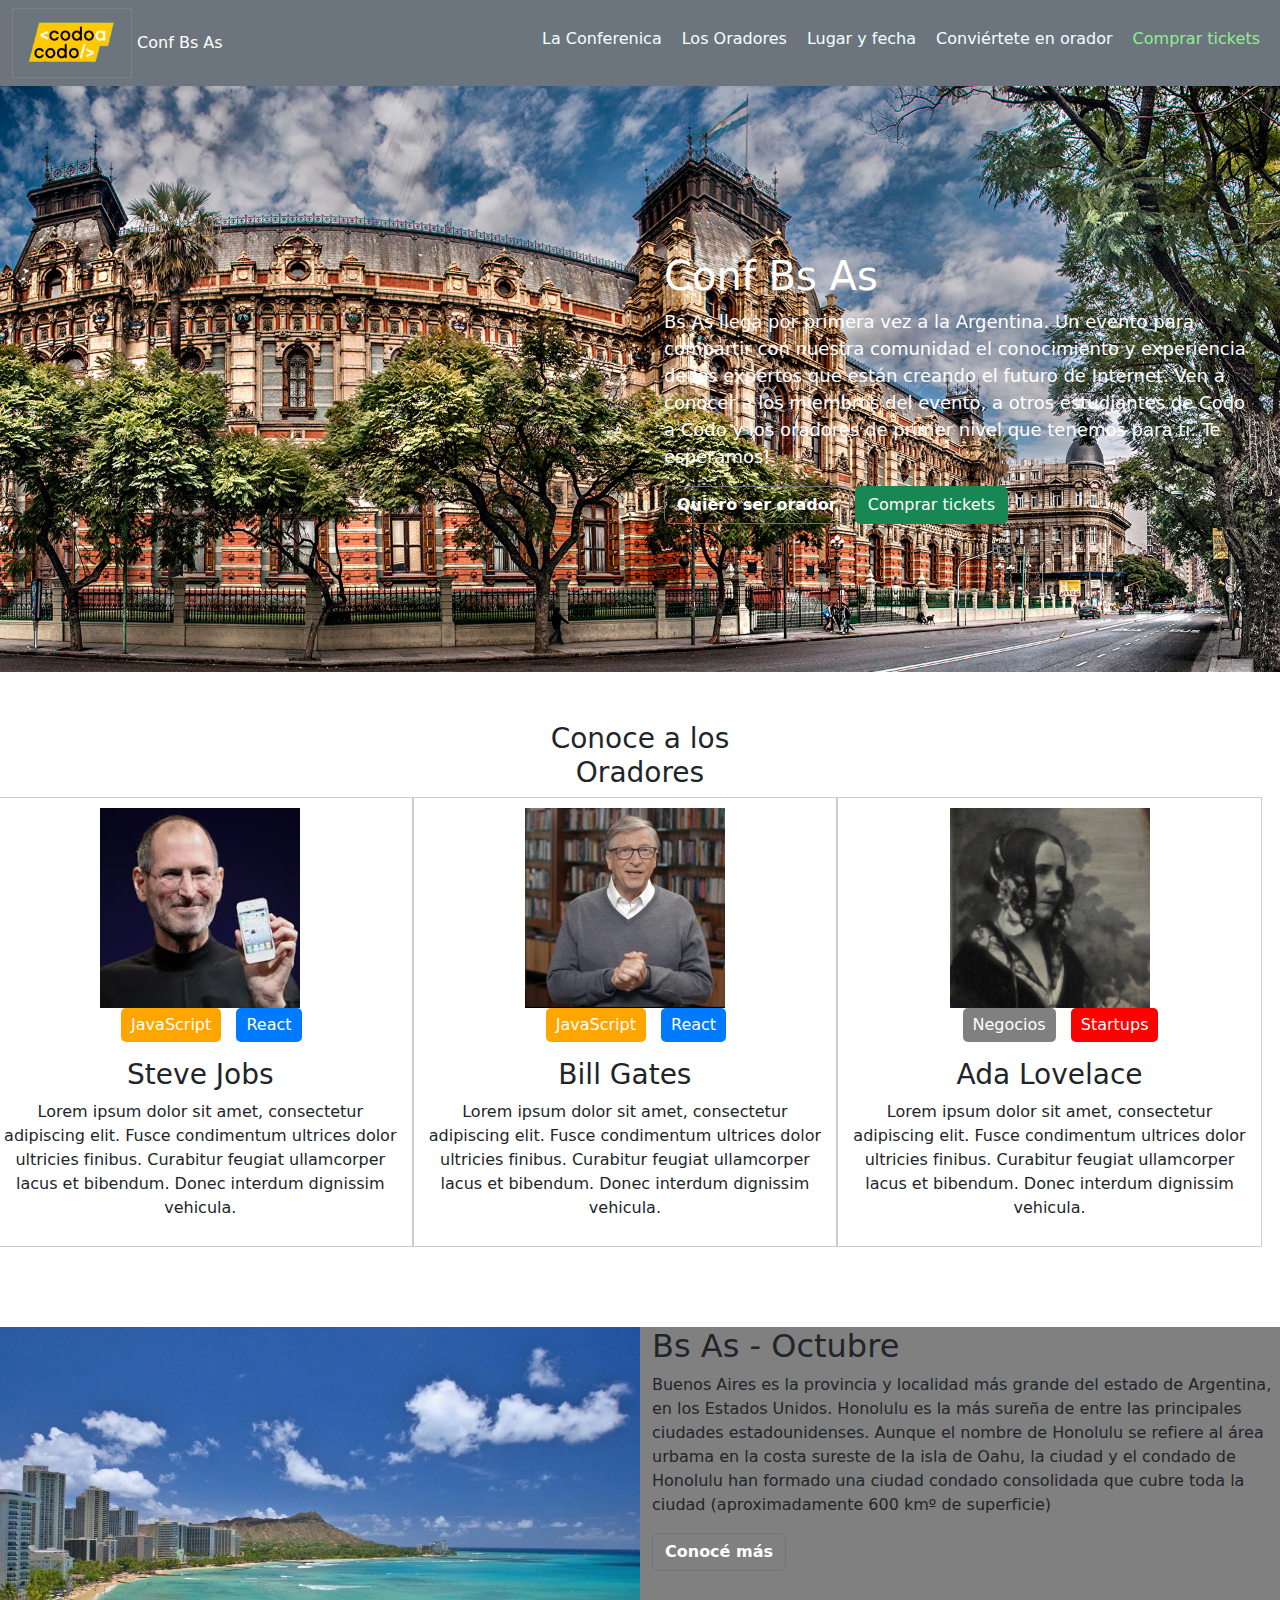
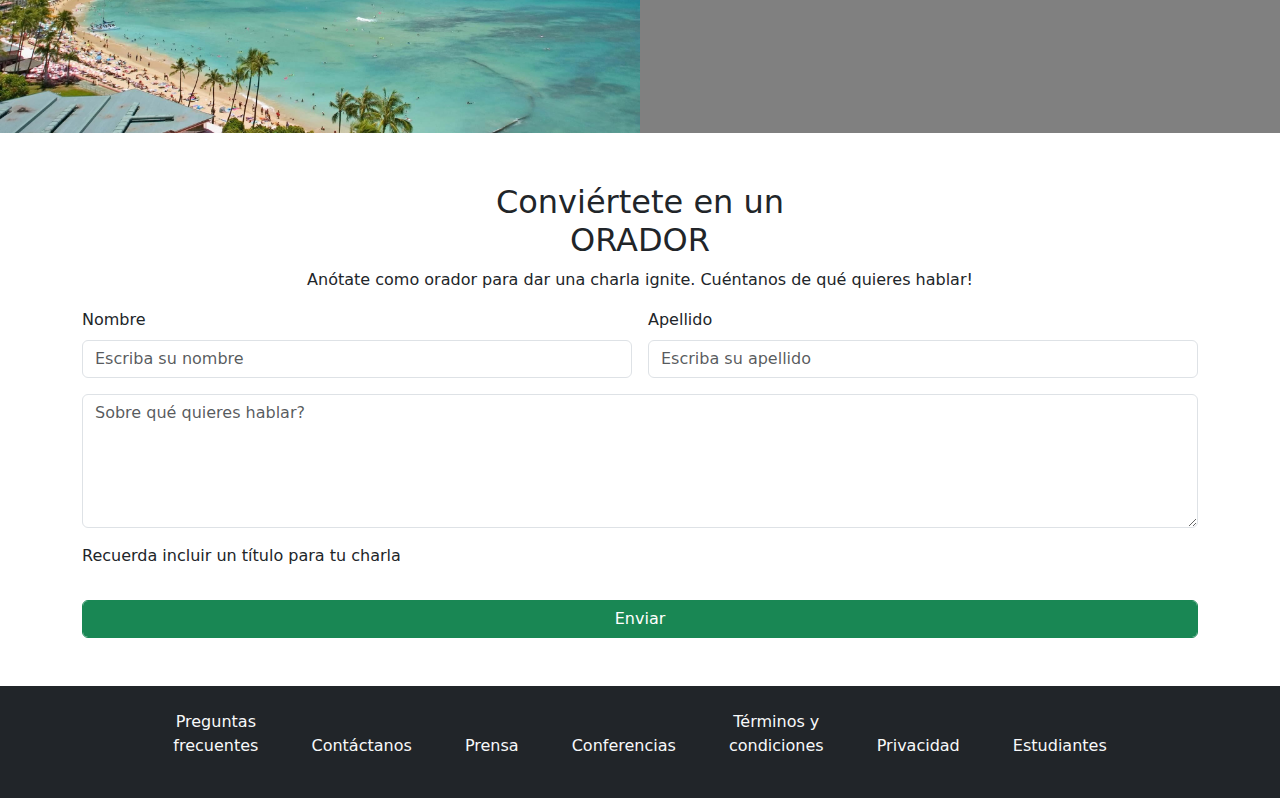
<file: index.html>
<!DOCTYPE html>
<html lang="es">
<head>
    <meta charset="UTF-8">
    <meta name="viewport" content="width=device-width, initial-scale=1.0">
    <title>Trabajo_integrador_frontend</title>
    <link rel="stylesheet" href="style.css">
    <link rel="stylesheet" href="https://cdn.jsdelivr.net/npm/bootstrap@5.3.2/dist/css/bootstrap.min.css">
</head>
    <!--Tuve problemas con github, por eso decidi sobreescribir un codigo que habia subido previamente
    los archivos que pertenecen al ejercicio integrador son index, index2, style y style7-->
<body>
    <a class="nivel" href="./index.html">nivel1</a>
    <Header>
        <nav class="navbar navbar-expand-lg navbar-light bg-secondary" id="bdn">
            <div class="container fluid" id="cabecera">
                <a href="#" class="nav-brand">
                    <img id="logotipo" src="codoacodo.png" alt="logo codo a codo">
                    Conf Bs As
                </a>
            </div>
            <ul class="navbar-nav me-auto mb-2 mn-lg-0">
                <li class="nav-item"><a href="#Conferencia">La Conferenica</a></li>
                <li class="nav-item"><a href="#Oradores">Los Oradores</a></li>
                <li class="nav-item"><a href="#Lugaryfecha">Lugar y fecha</a></li>
                <li class="nav-item"><a href="#Conviertete">Conviértete en orador</a></li>
                <li class="nav-item" id="tickets" ><a href="index2.html">Comprar tickets</a></li>
            </ul>
        </nav>
    </Header>
    <section class="bg-image mt-5" id="Conferencia">
        <div class="container row col-md-6 offset-md-6">
            <div id="presentacion" class="text-white">
                <h1>Conf Bs As</h1>
                <p>Bs As llega por primera vez a la Argentina. Un evento para compartir con nuestra comunidad 
                    el conocimiento y experiencia de los expertos que están creando el futuro de Internet. Ven 
                    a conocer a los miembros del evento, a otros estudiantes de Codo a Codo y los oradores de 
                    primer nivel que tenemos para ti. Te esperamos!</p>
            <div>
                <a id="bj" class="btn btn-outline-secondary text-white" href="#Conviertete">Quiero ser orador</a>
                <a class="btn btn-success" href="index2.html">Comprar tickets</a>
            </div>
            </div>
        </div>
    </section>
    <section id="Oradores">
        <div id="titulo2">
            <h3>Conoce a los <br/>
            <span>Oradores</span></h3>
        </div>
        <div class="row">
            <div id="Orador1">
                    <img src="steve.jpg" alt="Stev Jobs" id="steve">
                <ul class="experiencia">
                    <li id="JavaScript">JavaScript</li>
                    <li>React</li>
                </ul>
                <h3>Steve Jobs</h3>
                <p id="descripcion1">Lorem ipsum dolor sit amet, consectetur adipiscing elit.
                    Fusce condimentum ultrices dolor ultricies finibus.
                    Curabitur feugiat ullamcorper lacus et bibendum. Donec interdum dignissim vehicula. </p>
            </div>
            <div id="Orador2">
                    <img src="bill.jpg" alt="Bill Gates" id="bill">
                <ul class="experiencia">
                    <li id="JavaScript">JavaScript</li>
                    <li>React</li>
                </ul>
                <h3>Bill Gates</h3>
                <p id="descripcion2">Lorem ipsum dolor sit amet, consectetur adipiscing elit.
                    Fusce condimentum ultrices dolor ultricies finibus.
                    Curabitur feugiat ullamcorper lacus et bibendum. Donec interdum dignissim vehicula. </p>
            </div>
            <div id="Orador3">
                <img src="ada.jpeg" alt="Ada Lovelace" id="ada">
                <ul class="experiencia">
                    <li id="Negocios">Negocios</li>
                    <li id="Startup">Startups</li>
                </ul>
                <h3>Ada Lovelace</h3>
                <p id="descripcion3">Lorem ipsum dolor sit amet, consectetur adipiscing elit.
                    Fusce condimentum ultrices dolor ultricies finibus.
                    Curabitur feugiat ullamcorper lacus et bibendum. Donec interdum dignissim vehicula. </p>
            </div>
        </div>
    </section>
    <section id="Lugaryfecha">
        <div class="row">
            <div class="col-6" id="lugar">
                <img src="honolulu.jpg" alt="Honolulu">
            </div>
            <div class="col-6" id="datosLyF">
                <h2 id="lugar">Bs As - Octubre</h2>
                <p>Buenos Aires es la provincia y localidad más grande del estado de Argentina, en los Estados Unidos.
                     Honolulu es la más sureña de entre las principales ciudades estadounidenses. Aunque el nombre de 
                     Honolulu se refiere al área urbama en la costa sureste de la isla de Oahu, la ciudad y el condado de 
                     Honolulu han formado una ciudad condado consolidada que cubre toda la ciudad (aproximadamente 600 kmº 
                     de superficie)</p>
                <a id="bj" class="btn btn-outline-secondary text-white" href="https://turismo.buenosaires.gob.ar/es">Conocé más</a>
            </div>
        </div>
    </section>
    <section id="Conviertete">
        <div id="titulo3">
            <h2>Conviértete en un <br/>
            <span>ORADOR</span></h2>
            <p>Anótate como orador para dar una charla ignite. Cuéntanos de qué quieres hablar!</p>
        </div>
        <div id="formulario" class="container my-5 mt-3">
            <form class="row g-3" action="form" method="post">
                <div class="col-12 col-md-6 mx-auto">
                    <label for="nombre" class="form-label">Nombre</label>
                    <input type="text" name="Nombre" id="nombre" class="form-control" placeholder="Escriba su nombre" required>
                </div>
                <div class="col-12 col-md-6 mx-auto">
                    <label for="apellido" class="form-label">Apellido</label>
                    <input type="text" name="Apellido" id="apellido" class="form-control" placeholder="Escriba su apellido" required>
                </div>
                <div class="col-12">
                    <textarea name="Tema" id="tema" class="form-control" cols="20" rows="5" placeholder="Sobre qué quieres hablar?"></textarea>
                </div>
                <div class="col-12">
                    <p>Recuerda incluir un título para tu charla</p>
                </div>
                <div class="col-12">
                    <button id="enviar" type="submit" class="btn btn-success form-control">Enviar</button>
                </div>
            </form>
        </div>
    </section>
    <footer class="bg-dark text-light py-4">
        <div class="container text-center">
            <ul class="list-unstyled">
                <li class="d-inline-block px-4">Preguntas <br/> frecuentes</li>
                <li class="d-inline-block px-4">Contáctanos</li>
                <li class="d-inline-block px-4">Prensa</li>
                <li class="d-inline-block px-4">Conferencias</li>
                <li class="d-inline-block px-4">Términos y <br/> condiciones</li>
                <li class="d-inline-block px-4">Privacidad</li>
                <li class="d-inline-block px-4">Estudiantes</li>
            </ul>
        </div>
    </footer>
</body>
</html>
</file>
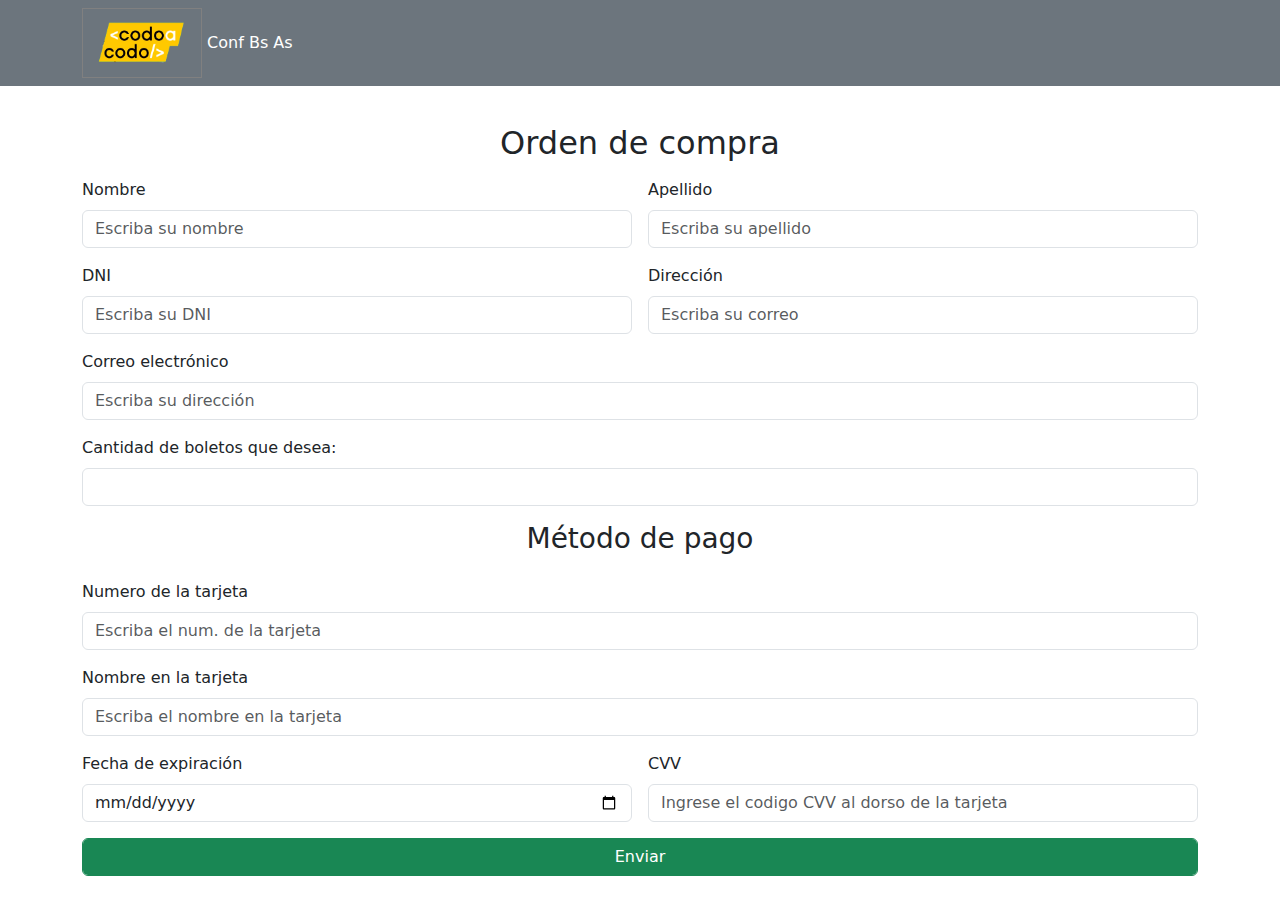
<file: index2.html>
<!DOCTYPE html>
<html lang="es">
<head>
    <meta charset="UTF-8">
    <meta name="viewport" content="width=device-width, initial-scale=1.0">
    <title>Boletos</title>
    <link rel="stylesheet" href="style7.css">
    <link rel="stylesheet" href="https://cdn.jsdelivr.net/npm/bootstrap@5.3.2/dist/css/bootstrap.min.css">
</head>
<body>
    <a class="nivel" href="./index2.html">nivel2</a>
    <Header>
        <nav class="navbar navbar-expand-lg navbar-light bg-secondary" id="bdn">
            <div class="container" id="cabecera">
                <a href="index.html" class="nav-brand">
                    <img id="logotipo" src="codoacodo.png" alt="logo codo a codo">
                    Conf Bs As
                </a>
            </div>
        </nav>
    </Header>
    <section id="compraForm">
        <div class="container text-center">
            <h2>Orden de compra</h2>
        </div>
        <div id="formulario" class="container my-5 mt-3">
            <form class="row g-3" action="form" method="post">
                <div class="col-12 col-md-6 mx-auto">
                    <label for="nombre" class="form-label">Nombre</label>
                    <input type="text" name="Nombre" id="nombre" class="form-control" placeholder="Escriba su nombre" required>
                </div>
                <div class="col-12 col-md-6 mx-auto">
                    <label for="apellido" class="form-label">Apellido</label>
                    <input type="text" name="Apellido" id="apellido" class="form-control" placeholder="Escriba su apellido" required>
                </div>
                <div class="col-12 col-md-6 mx-auto">
                    <label for="dni" class="form-label">DNI</label>
                    <input type="text" name="DNI" id="dni" class="form-control" placeholder="Escriba su DNI" required>
                </div>
                <div class="col-12 col-md-6 mx-auto">
                    <label for="direccion" class="form-label">Dirección</label>
                    <input type="text" name="Direccion" id="direccion" class="form-control" placeholder="Escriba su correo" required>
                </div>
                <div class="col-12">
                    <label for="e-mail" class="form-label">Correo electrónico</label>
                    <input type="email" name="Email" id="e-mail" class="form-control" placeholder="Escriba su dirección" required>
                </div>
                <div class="col-12">
                    <label for="cantidad_boletos" class="form-label">Cantidad de boletos que desea:</label>
                    <input type="number" name="cantidad_boletos" id="cantidad_boletos" class="form-control" min="1" max="10" required>
                </div>
                <div class="container text-center col-12 mt-3">
                    <h3>Método de pago</h3>
                </div>
                <div class="col-12">
                    <label for="numerot" class="form-label">Numero de la tarjeta</label>
                    <input type="text" name="NumeroT" id="numerot" class="form-control" placeholder="Escriba el num. de la tarjeta" required>
                </div>
                <div class="col-12">
                    <label for="nombret" class="form-label">Nombre en la tarjeta</label>
                    <input type="text" name="Nombret" id="nombret" class="form-control" placeholder="Escriba el nombre en la tarjeta" required>
                </div>
                <div class="col-12 col-md-6 mx-auto">
                    <label for="fechae" class="form-label">Fecha de expiración</label>
                    <input type="date" name="FechaE" id="fechae" class="form-control" placeholder="Escriba la fecha de expiración" required>
                </div>
                <div class="col-12 col-md-6 mx-auto">
                    <label for="cvv" class="form-label">CVV</label>
                    <input type="text" name="CVV" id="cvv" class="form-control" placeholder="Ingrese el codigo CVV al dorso de la tarjeta" required>
                </div>
                <div class="col-12">
                    <button id="enviar" type="submit" class="btn btn-success form-control">Enviar</button>
                </div>
            </form>
        </div>
    </section>
</body>
</html>
</file>
<file: style.css>
section[id]{
    scroll-margin-top: 80px;
}

html {
    scroll-behavior: smooth;
}

/* header */
#logotipo {
    width: 120px;
    height: 70px;
    border: 1px solid grey;
}


.bg-image {
    background-image: url('ba1.jpg');
    background-size: cover;
    background-repeat: no-repeat;
    background-color: transparent;
    height: 600px;
}

header {
    position: fixed;
    background-color:  grey;
    left: 0;
    top: 0;
    width: 100%;

}

.navbar {
    background-color: grey;
    display: flex;
    justify-content: space-between;
    text-decoration: none;
}

.nav-brand{
    color: white;
    text-decoration: none;
}

.navbar-nav li {
    margin-right: 20px;
    white-space: nowrap;
}

.navbar-nav li a{
    color: azure;
    text-decoration: none;
}

#tickets a{ 
    color: lightgreen;
}

/* primera seccion "presentacion de la conferencia" */

#presentacion {
    margin-top: 180px;
}

#presentacion p{
    font-size: 18px;
    font-weight: 400;
}

#bj{
    font-weight: bold;
}

/* seccion 2 "oradores" */
#Oradores {
    margin-top: 50px;
}

#titulo2{
    text-align: center;
}

#container2 {
    display: flex;
    justify-content: space-between;
}

#Orador1,
#Orador2,
#Orador3 {
    flex-basis: calc(33.33% - 10px);
    padding: 10px;
    border: 1px solid #ccc;
    text-align: center;
}

#Orador1,
#Orador2,
#Orador3 p{
    text-align: center;
}

#steve,
#bill{
    width: 200px;
    height: 200px;
}

#ada{
    width: 200px;
    height: 200px;
}

.experiencia li {
    display: inline-block;
    margin-right: 10px;
    background-color: #007BFF;
    color: #fff;
    border: none;
    border-radius: 5px;
    padding: 5px 10px;
}

#JavaScript{
    background-color: orange;
}

#Negocios{
    background-color: grey;
}

#Startup{
    background-color: red;
}

/* seccion 3 "lugar" */
#lugar img{
    width: 640px;
    height: auto;
}

#Lugaryfecha{
    margin-top: 80px;
    background-color: grey;
}

/* seccion 4 "formulario" */

#Conviertete{
    margin-top: 50px;
}

#titulo3{
    text-align: center;
}
</file>
<file: style7.css>
section[id]{
    scroll-margin-top: 80px;
}

html {
    scroll-behavior: smooth;
}

.nivel{
    visibility: hidden;
}

#logotipo {
    width: 120px;
    height: 70px;
    border: 1px solid grey;
}

header {
    position: fixed;
    background-color:  grey;
    left: 0;
    top: 0;
    width: 100%;

}

.nav-brand{
    color: white;
    text-decoration: none;
}


#compraForm{
    margin-top: 100px;
}

#titulo3{
    text-align: center;
}
</file>
